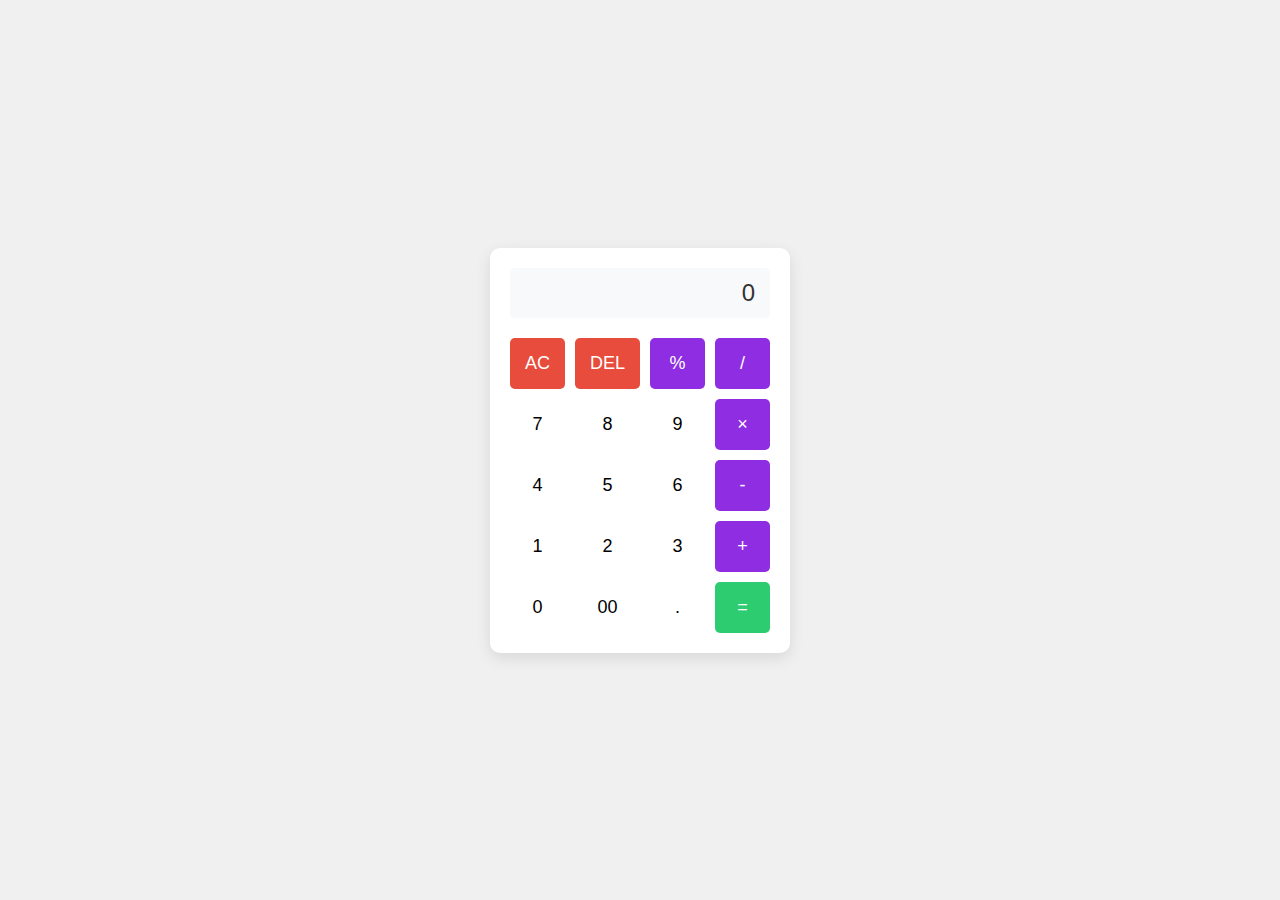
<file: CALCULATOR/calculator.html>
<!DOCTYPE html>
<html lang="en">
<head>
    <meta charset="UTF-8">
    <meta name="viewport" content="width=device-width, initial-scale=1.0">
    <title>Basic Calculator</title>
    <link rel="stylesheet" href="calculator.css">
</head>
<body>
    <div class="calculator">
        <div class="display">
            <input type="text" id="result" readonly>
        </div>
        <div class="buttons">
            <button class="operator" value="AC">AC</button>
            <button class="operator" value="DEL">DEL</button>
            <button class="operator" value="%">%</button>
            <button class="operator" value="/">/</button>
            
            <button value="7">7</button>
            <button value="8">8</button>
            <button value="9">9</button>
            <button class="operator" value="*">×</button>
            
            <button value="4">4</button>
            <button value="5">5</button>
            <button value="6">6</button>
            <button class="operator" value="-">-</button>
            
            <button value="1">1</button>
            <button value="2">2</button>
            <button value="3">3</button>
            <button class="operator" value="+">+</button>
            
            <button value="0">0</button>
            <button value="00">00</button>
            <button value=".">.</button>
            <button class="operator" value="=">=</button>
        </div>
    </div>
    <script src="calculator.js"></script>
</body>
</html>
</file>
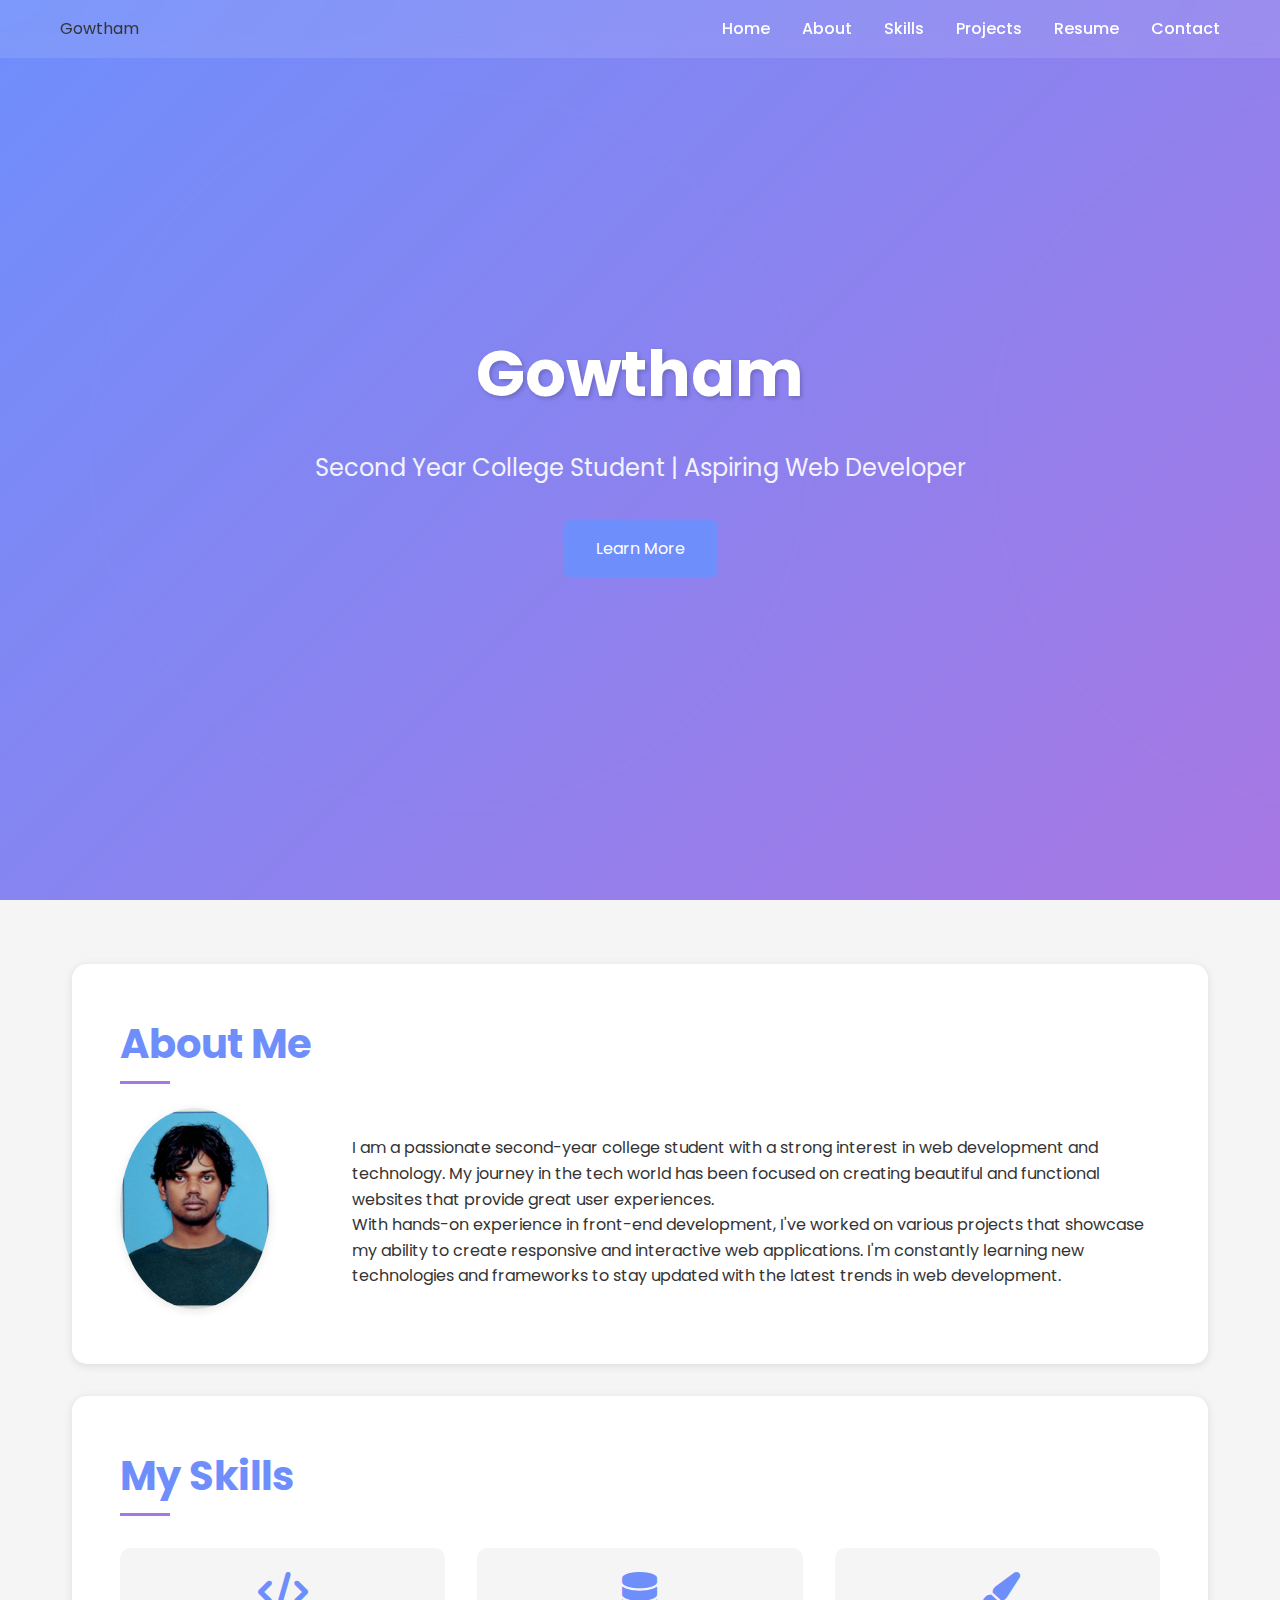
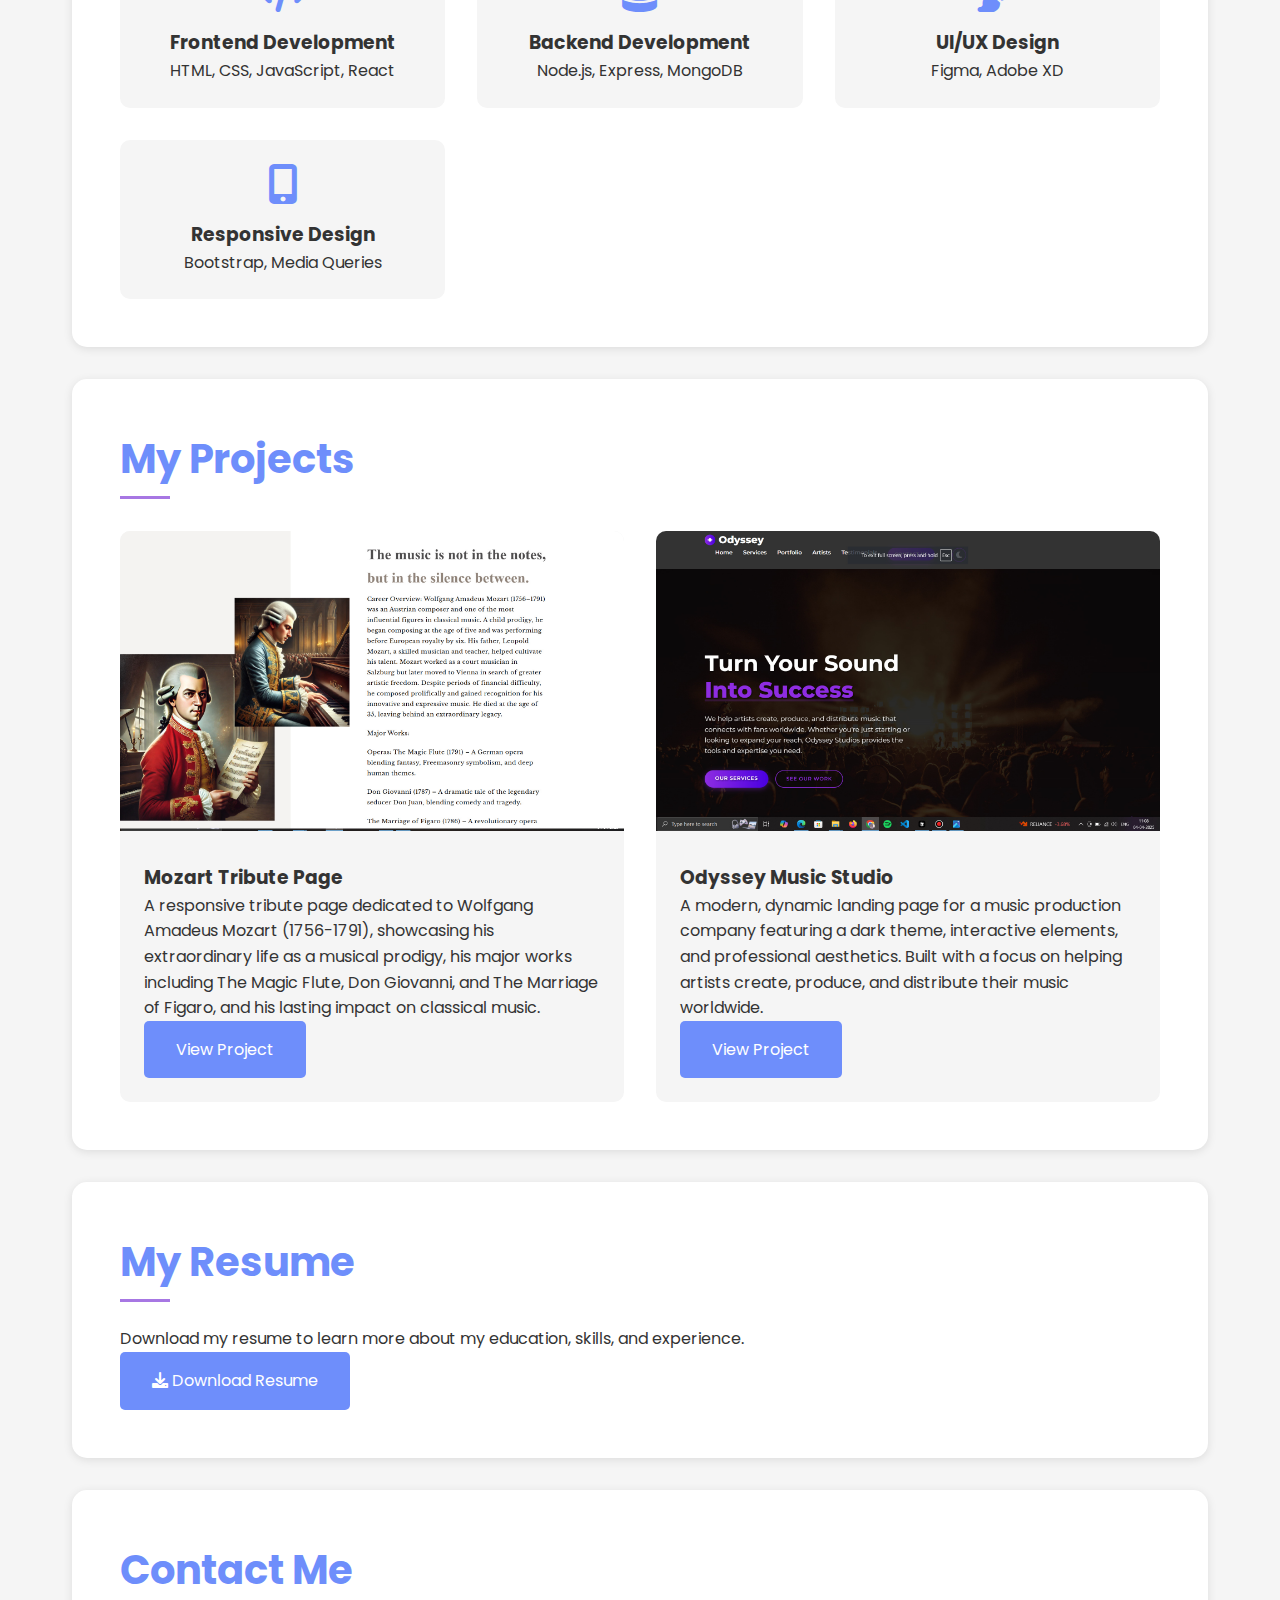
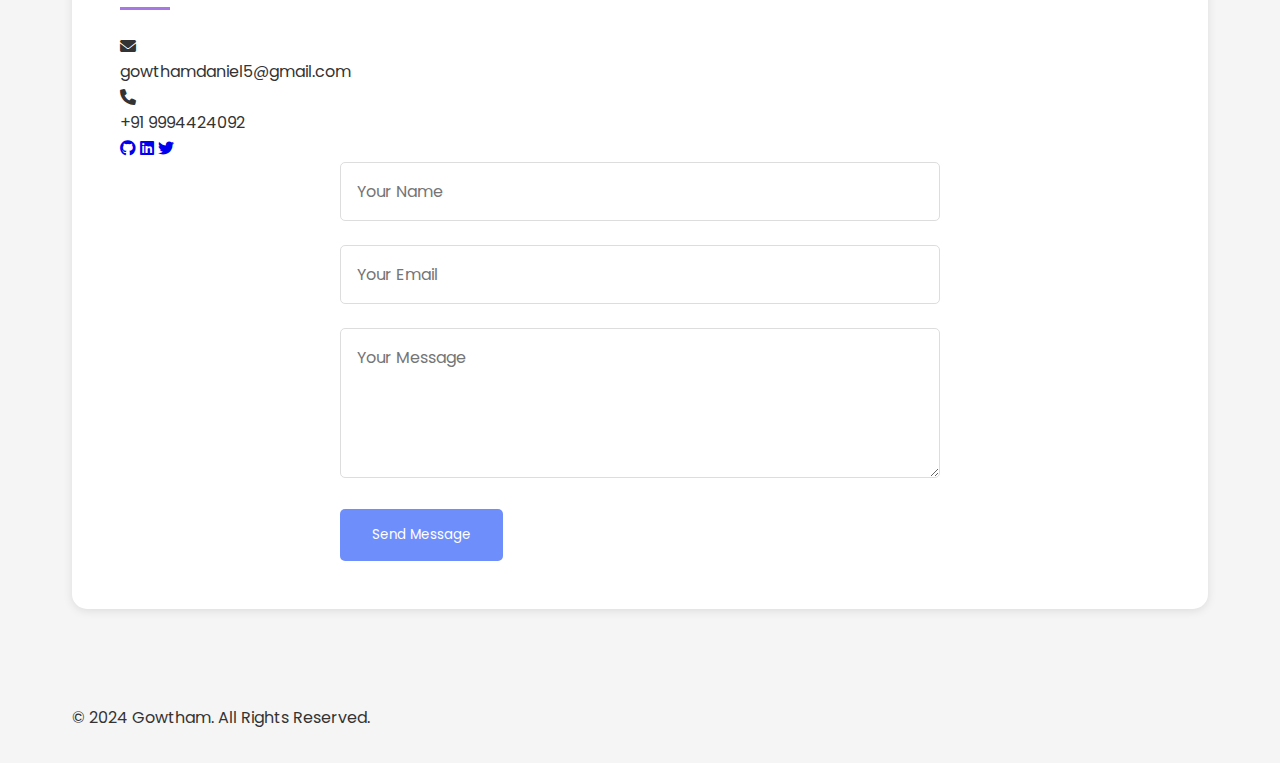
<file: PORTFOLIO/portfolio.html>
<!DOCTYPE html>
<html lang="en">
<head>
    <meta charset="UTF-8">
    <meta name="viewport" content="width=device-width, initial-scale=1.0">
    <title>Gowtham - Portfolio</title>
    <link rel="stylesheet" href="https://cdnjs.cloudflare.com/ajax/libs/font-awesome/6.0.0/css/all.min.css">
    <link href="https://fonts.googleapis.com/css2?family=Poppins:wght@300;400;500;600;700&display=swap" rel="stylesheet">
    <link rel="stylesheet" href="styles.css">
</head>
<body>
    <nav class="nav">
        <div class="nav-container">
            <div class="logo">Gowtham</div>
            <div class="nav-links">
                <a href="#home">Home</a>
                <a href="#about">About</a>
                <a href="#skills">Skills</a>
                <a href="#projects">Projects</a>
                <a href="#resume">Resume</a>
                <a href="#contact">Contact</a>
            </div>
        </div>
    </nav>

    <header id="home" class="header">
        <div class="header-content">
            <h1>Gowtham</h1>
            <p>Second Year College Student | Aspiring Web Developer</p>
            <a href="#about" class="btn">Learn More</a>
        </div>
    </header>

    <div class="container">
        <section id="about" class="section">
            <h2>About Me</h2>
            <div class="about-content">
                <div class="about-image">
                    <img src="mypic.jpg" alt="Gowtham" class="profile-img">
                </div>
                <div class="about-text">
                    <p>I am a passionate second-year college student with a strong interest in web development and technology. My journey in the tech world has been focused on creating beautiful and functional websites that provide great user experiences.</p>
                    <p>With hands-on experience in front-end development, I've worked on various projects that showcase my ability to create responsive and interactive web applications. I'm constantly learning new technologies and frameworks to stay updated with the latest trends in web development.</p>
                </div>
            </div>
        </section>

        <section id="skills" class="section">
            <h2>My Skills</h2>
            <div class="skills-grid">
                <div class="skill-card">
                    <i class="fas fa-code"></i>
                    <h3>Frontend Development</h3>
                    <p>HTML, CSS, JavaScript, React</p>
                </div>
                <div class="skill-card">
                    <i class="fas fa-database"></i>
                    <h3>Backend Development</h3>
                    <p>Node.js, Express, MongoDB</p>
                </div>
                <div class="skill-card">
                    <i class="fas fa-paint-brush"></i>
                    <h3>UI/UX Design</h3>
                    <p>Figma, Adobe XD</p>
                </div>
                <div class="skill-card">
                    <i class="fas fa-mobile-alt"></i>
                    <h3>Responsive Design</h3>
                    <p>Bootstrap, Media Queries</p>
                </div>
            </div>
        </section>

        <section id="projects" class="section">
            <h2>My Projects</h2>
            <div class="projects-grid">
                <div class="project-card">
                    <img src="mozart.jpg" alt="Mozart Tribute Page" class="project-image">
                    <div class="project-info">
                        <h3>Mozart Tribute Page</h3>
                        <p>A responsive tribute page dedicated to Wolfgang Amadeus Mozart (1756-1791), showcasing his extraordinary life as a musical prodigy, his major works including The Magic Flute, Don Giovanni, and The Marriage of Figaro, and his lasting impact on classical music.</p>
                        <a href="#" class="btn">View Project</a>
                    </div>
                </div>
                <div class="project-card">
                    <img src="odyssey-music.jpg" alt="Odyssey Music Company Landing Page" class="project-image">
                    <div class="project-info">
                        <h3>Odyssey Music Studio</h3>
                        <p>A modern, dynamic landing page for a music production company featuring a dark theme, interactive elements, and professional aesthetics. Built with a focus on helping artists create, produce, and distribute their music worldwide.</p>
                        <a href="#" class="btn">View Project</a>
                    </div>
                </div>
            </div>
        </section>

        <section id="resume" class="section">
            <h2>My Resume</h2>
            <div class="resume-content">
                <p>Download my resume to learn more about my education, skills, and experience.</p>
                <a href="resume.pdf" class="btn" download="Gowtham_Resume.pdf">
                    <i class="fas fa-download"></i> Download Resume
                </a>
            </div>
        </section>

        <section id="contact" class="section">
            <h2>Contact Me</h2>
            <div class="contact-container">
                <div class="contact-info">
                    <div class="info-item">
                        <i class="fas fa-envelope"></i>
                        <p>gowthamdaniel5@gmail.com</p>
                    </div>
                    <div class="info-item">
                        <i class="fas fa-phone"></i>
                        <p>+91 9994424092</p>
                    </div>
                    <div class="social-links">
                        <a href="#" class="social-link"><i class="fab fa-github"></i></a>
                        <a href="#" class="social-link"><i class="fab fa-linkedin"></i></a>
                        <a href="#" class="social-link"><i class="fab fa-twitter"></i></a>
                    </div>
                </div>
                <div class="contact-form">
                    <form>
                        <div class="form-group">
                            <input type="text" placeholder="Your Name" required>
                        </div>
                        <div class="form-group">
                            <input type="email" placeholder="Your Email" required>
                        </div>
                        <div class="form-group">
                            <textarea placeholder="Your Message" required></textarea>
                        </div>
                        <button type="submit" class="btn">Send Message</button>
                    </form>
                </div>
            </div>
        </section>
    </div>

    <footer class="footer">
        <div class="container">
            <p>&copy; 2024 Gowtham. All Rights Reserved.</p>
        </div>
    </footer>
</body>
</html>
</file>
<file: CALCULATOR/calculator.css>
* {
    margin: 0;
    padding: 0;
    box-sizing: border-box;
    font-family: Arial, sans-serif;
}

body {
    display: flex;
    justify-content: center;
    align-items: center;
    min-height: 100vh;
    background: #f0f0f0;
}

.calculator {
    background: #fff;
    padding: 20px;
    border-radius: 10px;
    box-shadow: 0 5px 15px rgba(0, 0, 0, 0.1);
    max-width: 300px;
    width: 100%;
}

.display {
    margin-bottom: 20px;
}

#result {
    width: 100%;
    height: 50px;
    border: none;
    background: #f8f9fa;
    text-align: right;
    padding: 0 15px;
    font-size: 24px;
    border-radius: 5px;
    color: #333;
}

.buttons {
    display: grid;
    grid-template-columns: repeat(4, 1fr);
    gap: 10px;
}

button {
    padding: 15px;
    border: none;
    background: #fff;
    font-size: 18px;
    cursor: pointer;
    border-radius: 5px;
    transition: all 0.3s ease;
}

button:hover {
    background: #f0f0f0;
}

.operator {
    background: #8e2de2;
    color: white;
}

.operator:hover {
    background: #4a00e0;
}

button[value="="] {
    background: #2ecc71;
    color: white;
}

button[value="="]:hover {
    background: #27ae60;
}

button[value="AC"], button[value="DEL"] {
    background: #e74c3c;
    color: white;
}

button[value="AC"]:hover, button[value="DEL"]:hover {
    background: #c0392b;
}
</file>
<file: PORTFOLIO/styles.css>
/* Reset and Base Styles */
* {
    margin: 0;
    padding: 0;
    box-sizing: border-box;
    font-family: 'Poppins', sans-serif;
}

:root {
    --primary-color: #6e8efb;
    --secondary-color: #a777e3;
    --text-color: #333;
    --light-bg: #f5f5f5;
    --white: #ffffff;
    --shadow: 0 2px 10px rgba(0,0,0,0.1);
}

body {
    background-color: var(--light-bg);
    color: var(--text-color);
    line-height: 1.6;
}

/* Header Styles */
.header {
    background: linear-gradient(135deg, var(--primary-color), var(--secondary-color));
    color: var(--white);
    padding: 3rem 0;
    text-align: center;
    position: relative;
    overflow: hidden;
    min-height: 100vh;
    display: flex;
    align-items: center;
    justify-content: center;
}

.header-content {
    max-width: 1200px;
    margin: 0 auto;
    padding: 0 20px;
    position: relative;
    z-index: 2;
}

.header h1 {
    font-size: 4rem;
    margin-bottom: 1.5rem;
    animation: fadeIn 1s ease-in;
    font-weight: 700;
    text-shadow: 2px 2px 4px rgba(0,0,0,0.2);
}

.header p {
    font-size: 1.5rem;
    opacity: 0.9;
    animation: fadeIn 1s ease-in 0.3s;
    animation-fill-mode: both;
    margin-bottom: 2rem;
}

.header::before {
    content: '';
    position: absolute;
    top: 0;
    left: 0;
    width: 100%;
    height: 100%;
    background: url('data:image/svg+xml,<svg xmlns="http://www.w3.org/2000/svg" viewBox="0 0 100 100"><circle cx="50" cy="50" r="40" fill="none" stroke="white" stroke-width="0.5" opacity="0.1"/></svg>') repeat;
    opacity: 0.1;
    animation: rotate 20s linear infinite;
}

/* Navigation */
.nav {
    position: fixed;
    top: 0;
    left: 0;
    width: 100%;
    background: rgba(255, 255, 255, 0.1);
    backdrop-filter: blur(10px);
    padding: 1rem 0;
    z-index: 1000;
}

.nav-container {
    max-width: 1200px;
    margin: 0 auto;
    padding: 0 20px;
    display: flex;
    justify-content: space-between;
    align-items: center;
}

.nav-links {
    display: flex;
    gap: 2rem;
}

.nav-links a {
    color: var(--white);
    text-decoration: none;
    font-weight: 500;
    transition: color 0.3s ease;
}

.nav-links a:hover {
    color: var(--secondary-color);
}

/* Container and Section Styles */
.container {
    max-width: 1200px;
    margin: 0 auto;
    padding: 2rem;
}

.section {
    background: var(--white);
    padding: 3rem;
    margin: 2rem 0;
    border-radius: 15px;
    box-shadow: var(--shadow);
    transition: transform 0.3s ease;
}

.section:hover {
    transform: translateY(-5px);
}

.section h2 {
    color: var(--primary-color);
    margin-bottom: 1.5rem;
    font-size: 2.5rem;
    position: relative;
    padding-bottom: 0.5rem;
}

.section h2::after {
    content: '';
    position: absolute;
    bottom: 0;
    left: 0;
    width: 50px;
    height: 3px;
    background: var(--secondary-color);
}

/* Skills Section */
.skills-grid {
    display: grid;
    grid-template-columns: repeat(auto-fit, minmax(250px, 1fr));
    gap: 2rem;
    margin-top: 2rem;
}

.skill-card {
    background: var(--light-bg);
    padding: 1.5rem;
    border-radius: 10px;
    text-align: center;
    transition: transform 0.3s ease;
}

.skill-card:hover {
    transform: translateY(-5px);
}

.skill-card i {
    font-size: 2.5rem;
    color: var(--primary-color);
    margin-bottom: 1rem;
}

/* Projects Section */
.projects-grid {
    display: grid;
    grid-template-columns: repeat(auto-fit, minmax(300px, 1fr));
    gap: 2rem;
    margin-top: 2rem;
}

.project-card {
    background: var(--light-bg);
    border-radius: 10px;
    overflow: hidden;
    transition: transform 0.3s ease;
}

.project-card:hover {
    transform: translateY(-5px);
}

.project-image {
    width: 100%;
    height: 300px;
    object-fit: cover;
    object-position: center;
    transition: transform 0.3s ease;
}

.project-card:hover .project-image {
    transform: scale(1.05);
}

.project-info {
    padding: 1.5rem;
}

/* Contact Section */
.contact-form {
    max-width: 600px;
    margin: 0 auto;
}

.form-group {
    margin-bottom: 1.5rem;
}

.form-group input,
.form-group textarea {
    width: 100%;
    padding: 1rem;
    border: 1px solid #ddd;
    border-radius: 5px;
    font-size: 1rem;
}

.form-group textarea {
    height: 150px;
    resize: vertical;
}

.btn {
    display: inline-block;
    padding: 1rem 2rem;
    background: var(--primary-color);
    color: var(--white);
    border: none;
    border-radius: 5px;
    cursor: pointer;
    transition: background 0.3s ease;
    text-decoration: none;
}

.btn:hover {
    background: var(--secondary-color);
}

/* Animations */
@keyframes fadeIn {
    from {
        opacity: 0;
        transform: translateY(20px);
    }
    to {
        opacity: 1;
        transform: translateY(0);
    }
}

@keyframes rotate {
    from {
        transform: rotate(0deg);
    }
    to {
        transform: rotate(360deg);
    }
}

/* Responsive Design */
@media (max-width: 768px) {
    .header h1 {
        font-size: 3rem;
    }
    
    .header p {
        font-size: 1.2rem;
    }
    
    .nav-links {
        display: none;
    }
    
    .section {
        padding: 2rem;
    }
    
    .skills-grid,
    .projects-grid {
        grid-template-columns: 1fr;
    }
}

/* About Section */
.about-content {
    display: flex;
    align-items: center;
    gap: 2rem;
}

.about-image {
    flex: 1;
    max-width: 200px;
}

.profile-img {
    width: 100%;
    max-width: 150px;
    height: auto;
    border-radius: 50%;
    object-fit: cover;
    box-shadow: var(--shadow);
}

.about-text {
    flex: 2;
}
</file>
